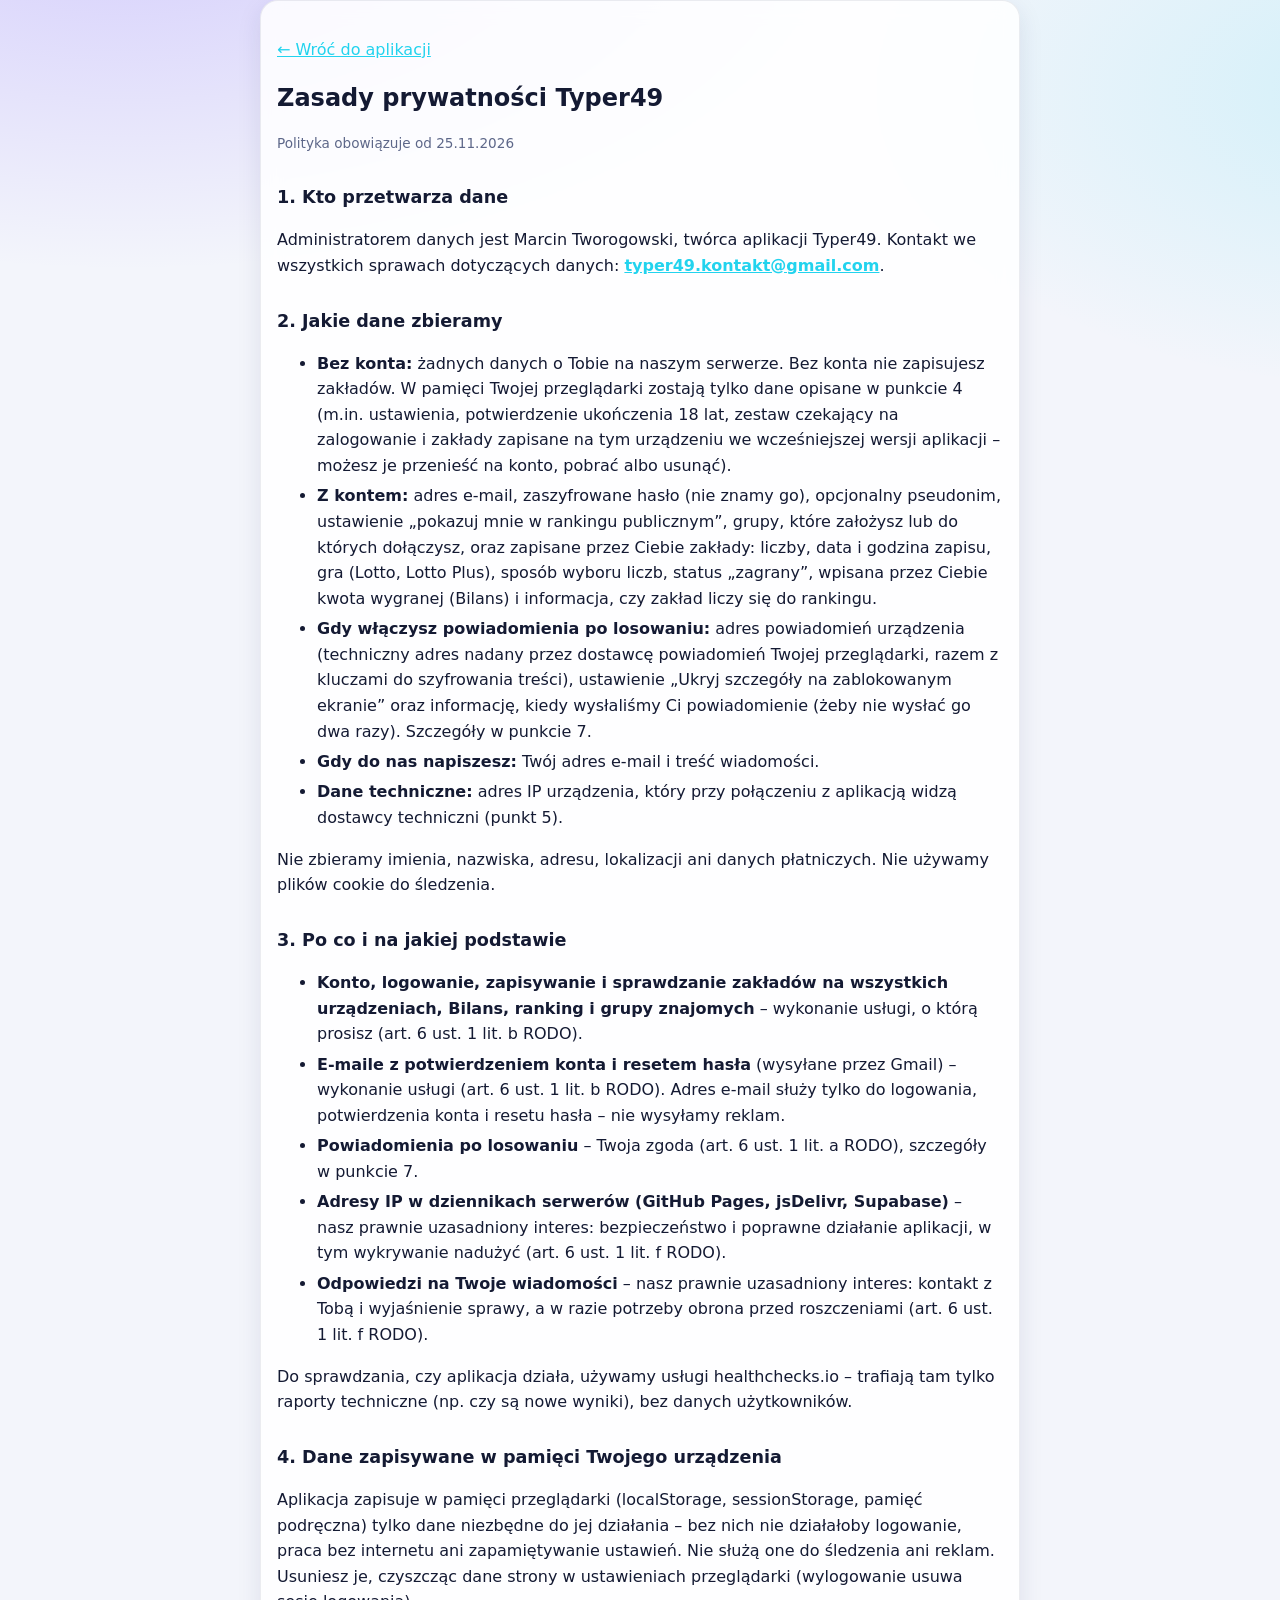
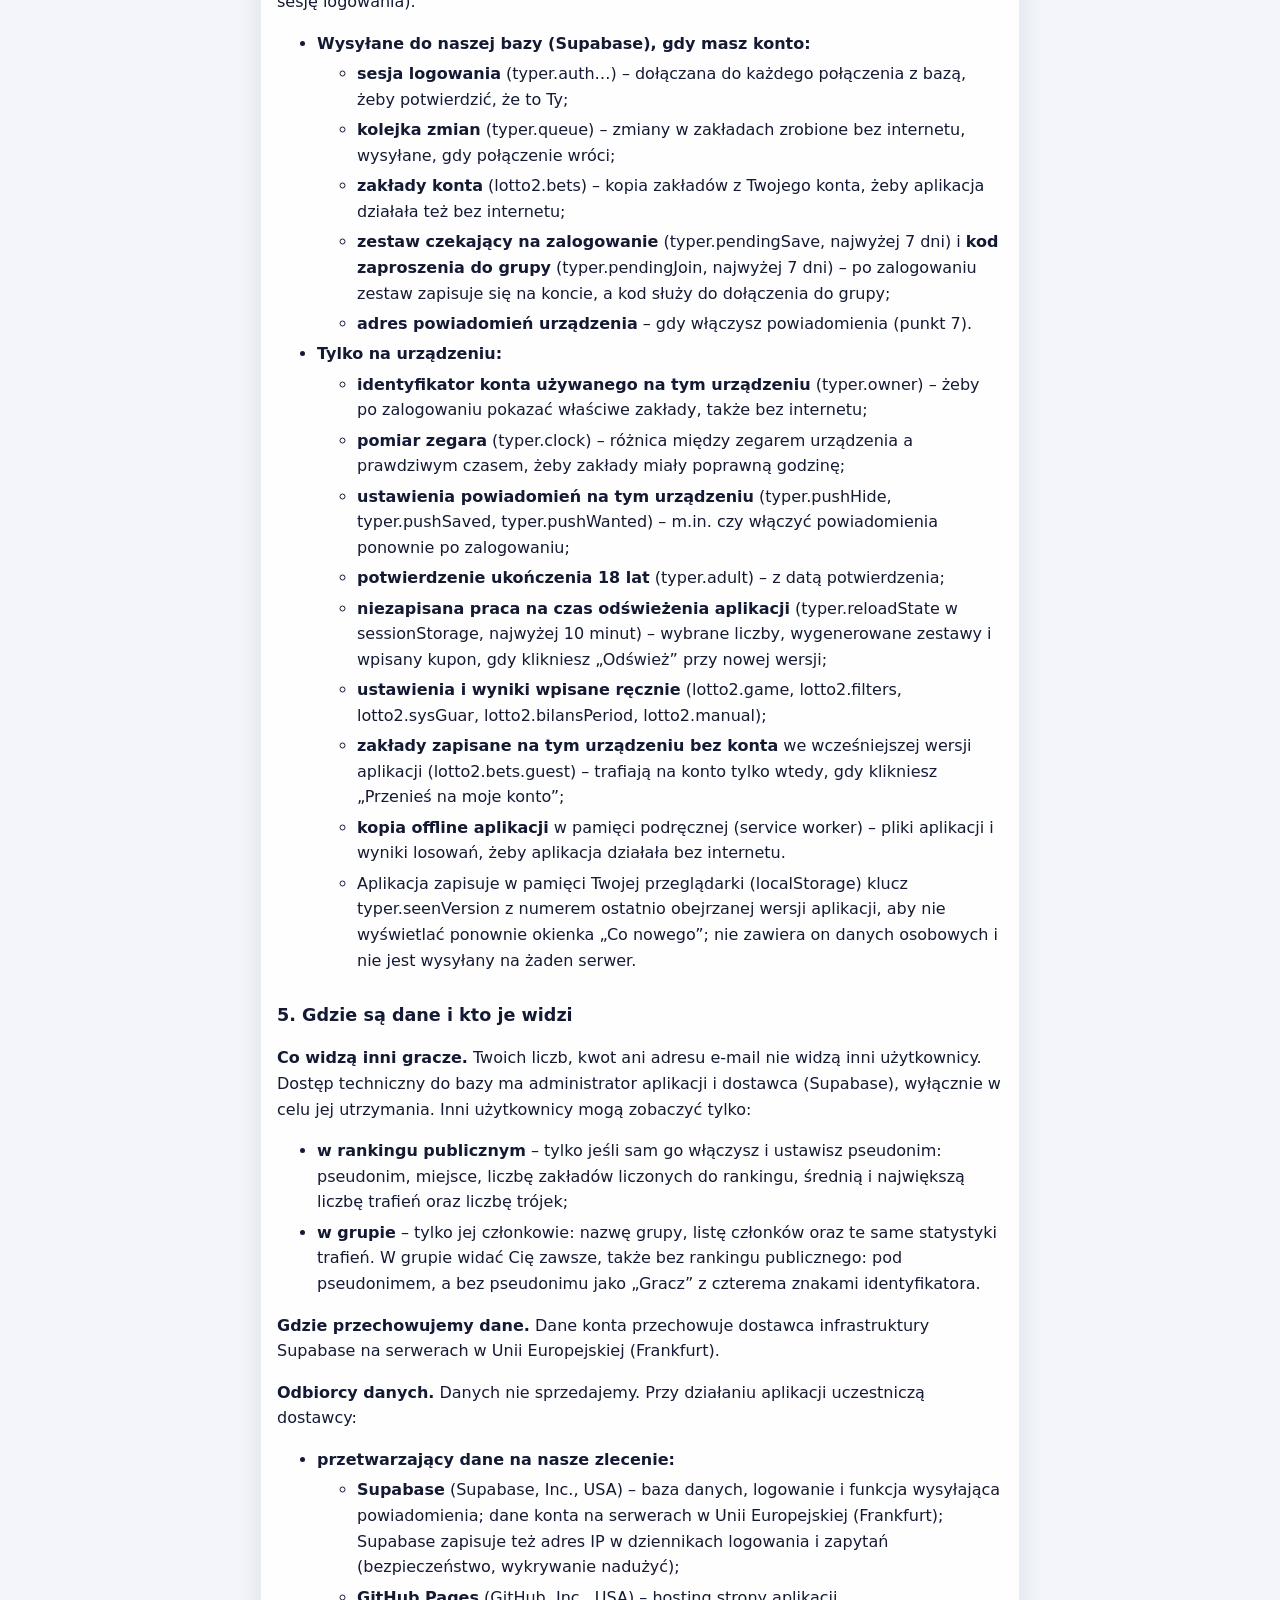
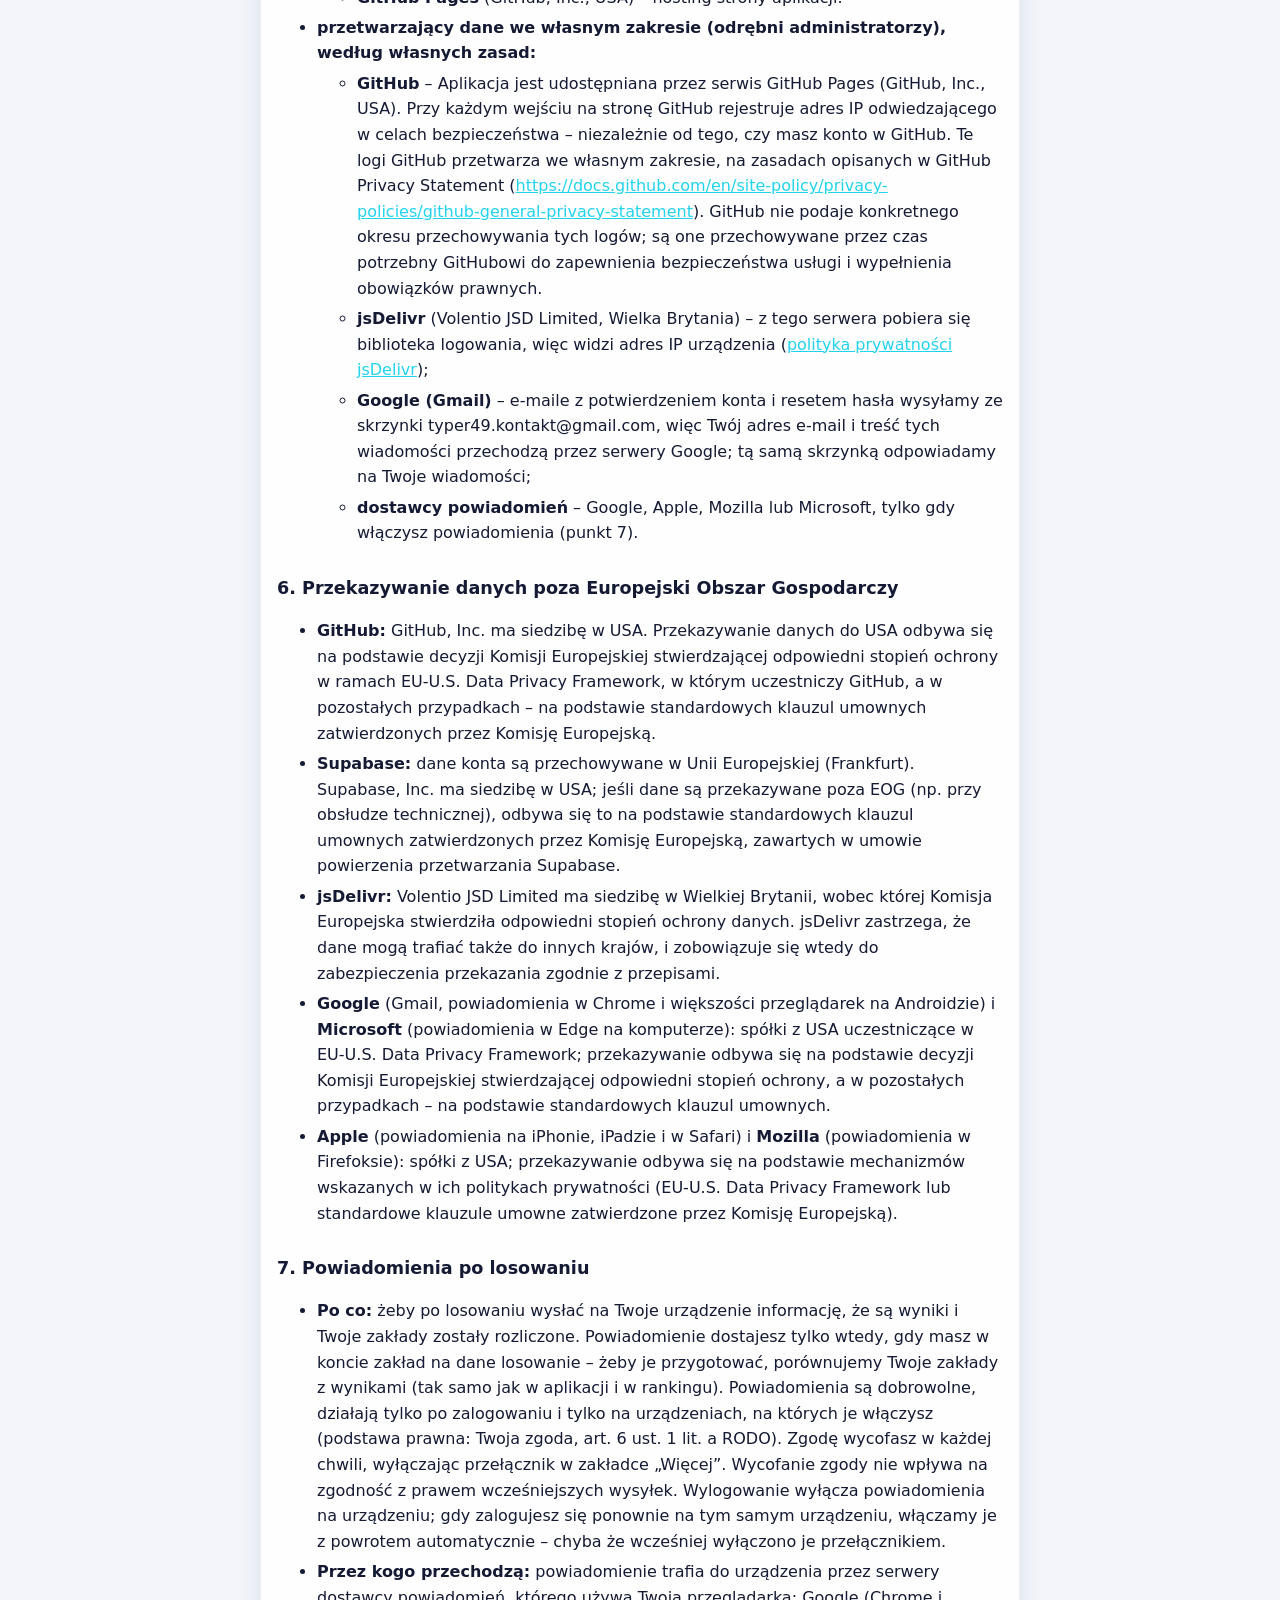
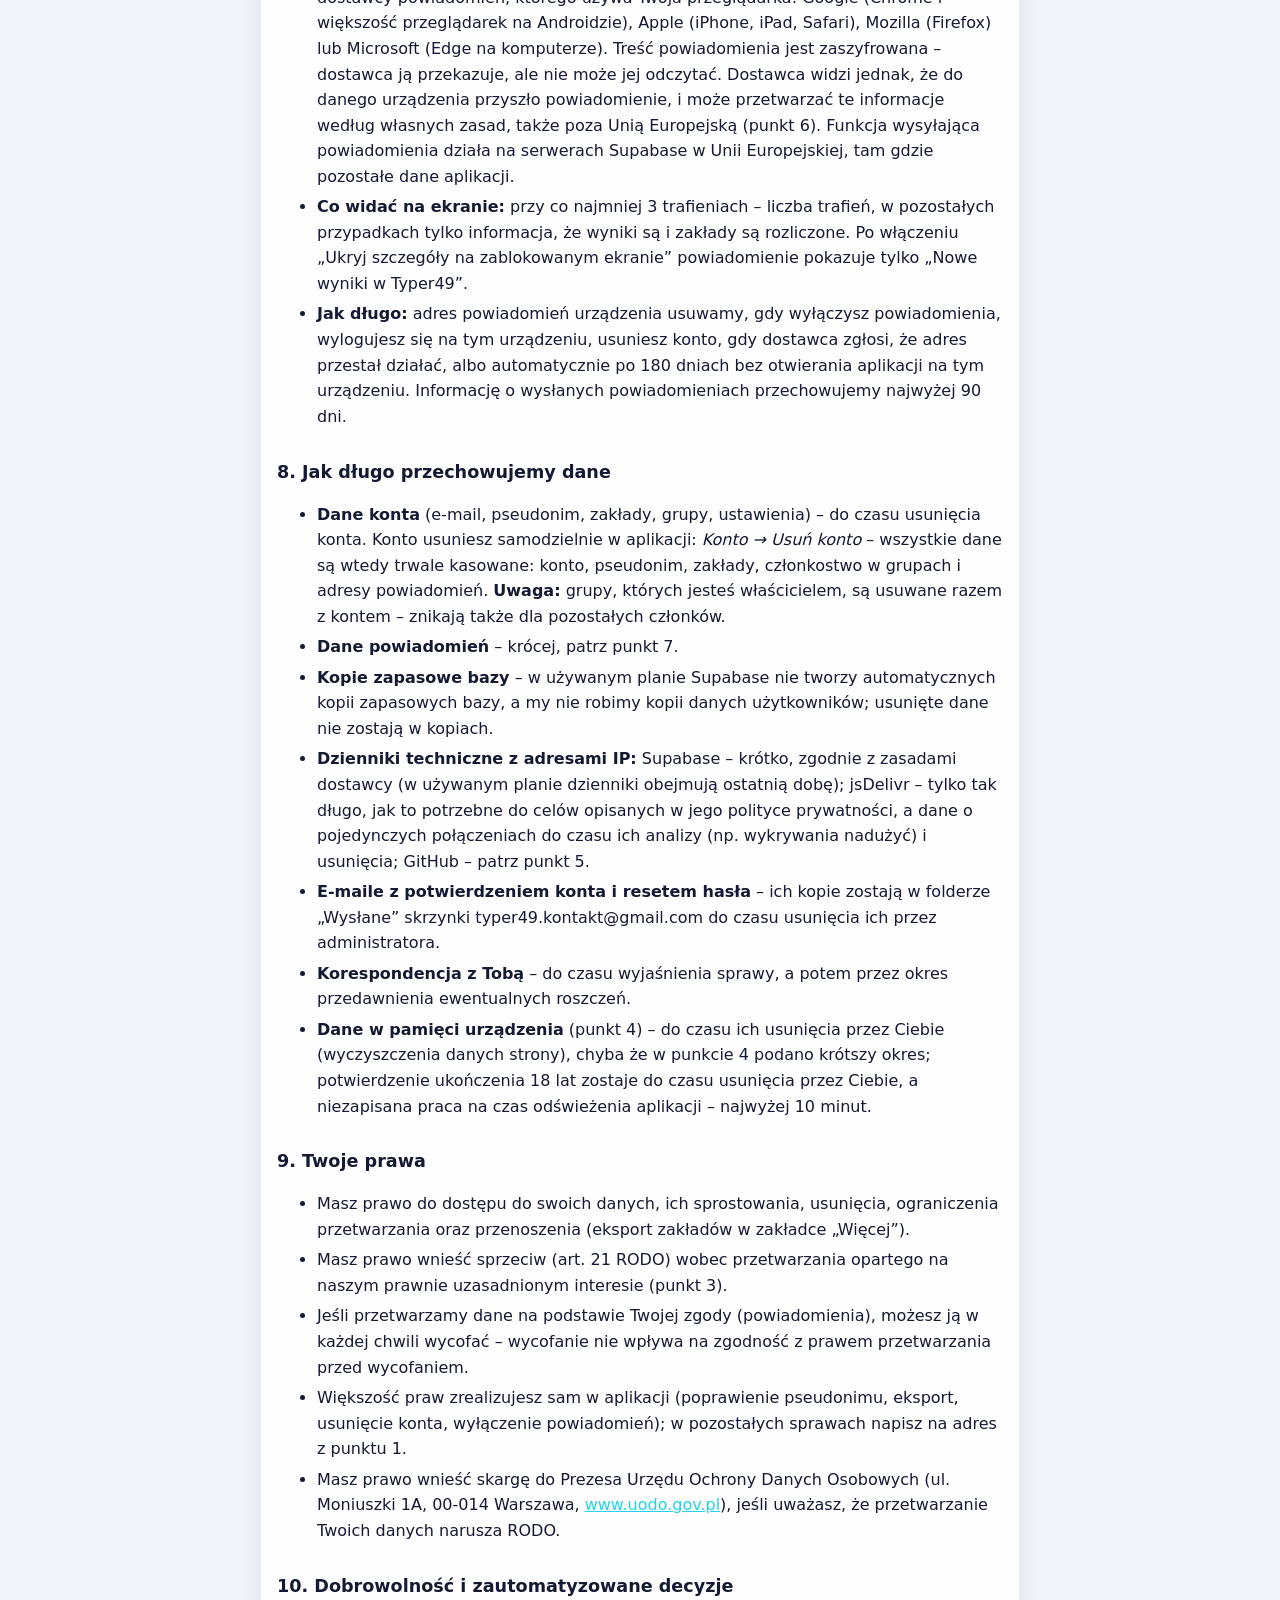
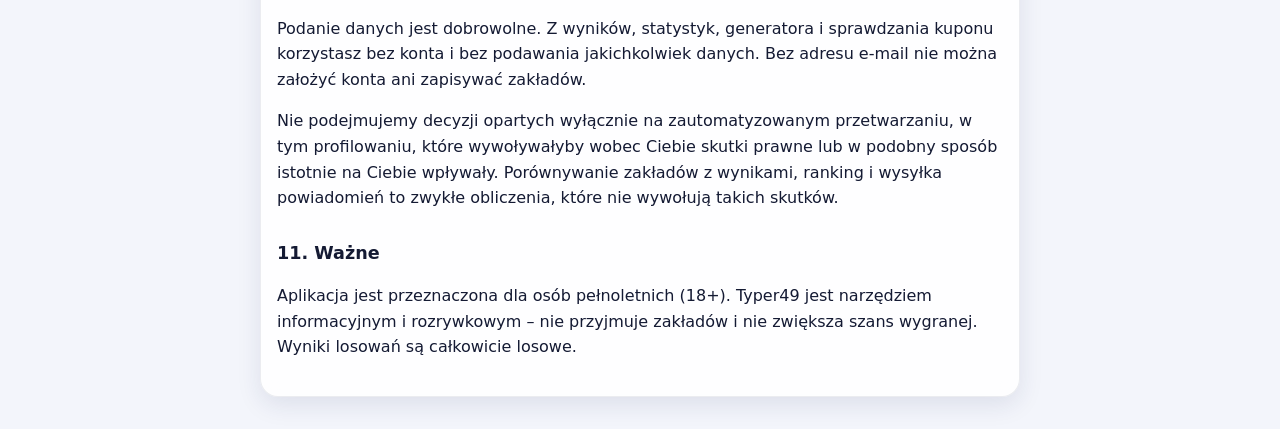
<file: privacy.html>
<!doctype html>
<html lang="pl">
<head>
  <meta charset="utf-8">
  <meta name="viewport" content="width=device-width,initial-scale=1">
  <title>Zasady prywatności – Typer49</title>
  <link rel="stylesheet" href="app.css">
  <style>
    body { padding-bottom: 32px; }
    .doc { max-width: 760px; margin: 0 auto; padding: 20px 16px; line-height: 1.6; }
    .doc h1 { font-size: 1.5rem; } .doc h2 { margin-top: 1.6em; }
    .doc li { margin: .3em 0; }
  </style>
</head>
<body>
  <div class="doc card">
    <p><a href="./">← Wróć do aplikacji</a></p>
    <h1>Zasady prywatności Typer49</h1>
    <p class="muted">Polityka obowiązuje od 25.11.2026</p>

    <h2>1. Kto przetwarza dane</h2>
    <p>Administratorem danych jest Marcin Tworogowski, twórca aplikacji Typer49. Kontakt we wszystkich sprawach dotyczących danych: <a id="contact" href="mailto:typer49.kontakt@gmail.com"><b>typer49.kontakt@gmail.com</b></a>.</p>

    <h2>2. Jakie dane zbieramy</h2>
    <ul>
      <li><b>Bez konta:</b> żadnych danych o Tobie na naszym serwerze. Bez konta nie zapisujesz zakładów. W pamięci Twojej przeglądarki zostają tylko dane opisane w punkcie 4 (m.in. ustawienia, potwierdzenie ukończenia 18 lat, zestaw czekający na zalogowanie i zakłady zapisane na tym urządzeniu we wcześniejszej wersji aplikacji – możesz je przenieść na konto, pobrać albo usunąć).</li>
      <li><b>Z kontem:</b> adres e-mail, zaszyfrowane hasło (nie znamy go), opcjonalny pseudonim, ustawienie „pokazuj mnie w rankingu publicznym”, grupy, które założysz lub do których dołączysz, oraz zapisane przez Ciebie zakłady: liczby, data i godzina zapisu, gra (Lotto, Lotto Plus), sposób wyboru liczb, status „zagrany”, wpisana przez Ciebie kwota wygranej (Bilans) i informacja, czy zakład liczy się do rankingu.</li>
      <li><b>Gdy włączysz powiadomienia po losowaniu:</b> adres powiadomień urządzenia (techniczny adres nadany przez dostawcę powiadomień Twojej przeglądarki, razem z kluczami do szyfrowania treści), ustawienie „Ukryj szczegóły na zablokowanym ekranie” oraz informację, kiedy wysłaliśmy Ci powiadomienie (żeby nie wysłać go dwa razy). Szczegóły w punkcie 7.</li>
      <li><b>Gdy do nas napiszesz:</b> Twój adres e-mail i treść wiadomości.</li>
      <li><b>Dane techniczne:</b> adres IP urządzenia, który przy połączeniu z aplikacją widzą dostawcy techniczni (punkt 5).</li>
    </ul>
    <p>Nie zbieramy imienia, nazwiska, adresu, lokalizacji ani danych płatniczych. Nie używamy plików cookie do śledzenia.</p>

    <h2>3. Po co i na jakiej podstawie</h2>
    <ul>
      <li><b>Konto, logowanie, zapisywanie i sprawdzanie zakładów na wszystkich urządzeniach, Bilans, ranking i grupy znajomych</b> – wykonanie usługi, o którą prosisz (art. 6 ust. 1 lit. b RODO).</li>
      <li><b>E-maile z potwierdzeniem konta i resetem hasła</b> (wysyłane przez Gmail) – wykonanie usługi (art. 6 ust. 1 lit. b RODO). Adres e-mail służy tylko do logowania, potwierdzenia konta i resetu hasła – nie wysyłamy reklam.</li>
      <li><b>Powiadomienia po losowaniu</b> – Twoja zgoda (art. 6 ust. 1 lit. a RODO), szczegóły w punkcie 7.</li>
      <li><b>Adresy IP w dziennikach serwerów (GitHub Pages, jsDelivr, Supabase)</b> – nasz prawnie uzasadniony interes: bezpieczeństwo i poprawne działanie aplikacji, w tym wykrywanie nadużyć (art. 6 ust. 1 lit. f RODO).</li>
      <li><b>Odpowiedzi na Twoje wiadomości</b> – nasz prawnie uzasadniony interes: kontakt z Tobą i wyjaśnienie sprawy, a w razie potrzeby obrona przed roszczeniami (art. 6 ust. 1 lit. f RODO).</li>
    </ul>
    <p>Do sprawdzania, czy aplikacja działa, używamy usługi healthchecks.io – trafiają tam tylko raporty techniczne (np. czy są nowe wyniki), bez danych użytkowników.</p>

    <h2>4. Dane zapisywane w pamięci Twojego urządzenia</h2>
    <p>Aplikacja zapisuje w pamięci przeglądarki (localStorage, sessionStorage, pamięć podręczna) tylko dane niezbędne do jej działania – bez nich nie działałoby logowanie, praca bez internetu ani zapamiętywanie ustawień. Nie służą one do śledzenia ani reklam. Usuniesz je, czyszcząc dane strony w ustawieniach przeglądarki (wylogowanie usuwa sesję logowania).</p>
    <ul>
      <li><b>Wysyłane do naszej bazy (Supabase), gdy masz konto:</b>
        <ul>
          <li><b>sesja logowania</b> (typer.auth…) – dołączana do każdego połączenia z bazą, żeby potwierdzić, że to Ty;</li>
          <li><b>kolejka zmian</b> (typer.queue) – zmiany w zakładach zrobione bez internetu, wysyłane, gdy połączenie wróci;</li>
          <li><b>zakłady konta</b> (lotto2.bets) – kopia zakładów z Twojego konta, żeby aplikacja działała też bez internetu;</li>
          <li><b>zestaw czekający na zalogowanie</b> (typer.pendingSave, najwyżej 7 dni) i <b>kod zaproszenia do grupy</b> (typer.pendingJoin, najwyżej 7 dni) – po zalogowaniu zestaw zapisuje się na koncie, a kod służy do dołączenia do grupy;</li>
          <li><b>adres powiadomień urządzenia</b> – gdy włączysz powiadomienia (punkt 7).</li>
        </ul>
      </li>
      <li><b>Tylko na urządzeniu:</b>
        <ul>
          <li><b>identyfikator konta używanego na tym urządzeniu</b> (typer.owner) – żeby po zalogowaniu pokazać właściwe zakłady, także bez internetu;</li>
          <li><b>pomiar zegara</b> (typer.clock) – różnica między zegarem urządzenia a prawdziwym czasem, żeby zakłady miały poprawną godzinę;</li>
          <li><b>ustawienia powiadomień na tym urządzeniu</b> (typer.pushHide, typer.pushSaved, typer.pushWanted) – m.in. czy włączyć powiadomienia ponownie po zalogowaniu;</li>
          <li><b>potwierdzenie ukończenia 18 lat</b> (typer.adult) – z datą potwierdzenia;</li>
          <li><b>niezapisana praca na czas odświeżenia aplikacji</b> (typer.reloadState w sessionStorage, najwyżej 10 minut) – wybrane liczby, wygenerowane zestawy i wpisany kupon, gdy klikniesz „Odśwież” przy nowej wersji;</li>
          <li><b>ustawienia i wyniki wpisane ręcznie</b> (lotto2.game, lotto2.filters, lotto2.sysGuar, lotto2.bilansPeriod, lotto2.manual);</li>
          <li><b>zakłady zapisane na tym urządzeniu bez konta</b> we wcześniejszej wersji aplikacji (lotto2.bets.guest) – trafiają na konto tylko wtedy, gdy klikniesz „Przenieś na moje konto”;</li>
          <li><b>kopia offline aplikacji</b> w pamięci podręcznej (service worker) – pliki aplikacji i wyniki losowań, żeby aplikacja działała bez internetu.</li>
          <li>Aplikacja zapisuje w pamięci Twojej przeglądarki (localStorage) klucz typer.seenVersion z numerem ostatnio obejrzanej wersji aplikacji, aby nie wyświetlać ponownie okienka „Co nowego”; nie zawiera on danych osobowych i nie jest wysyłany na żaden serwer.</li>
        </ul>
      </li>
    </ul>

    <h2>5. Gdzie są dane i kto je widzi</h2>
    <p><b>Co widzą inni gracze.</b> Twoich liczb, kwot ani adresu e-mail nie widzą inni użytkownicy. Dostęp techniczny do bazy ma administrator aplikacji i dostawca (Supabase), wyłącznie w celu jej utrzymania. Inni użytkownicy mogą zobaczyć tylko:</p>
    <ul>
      <li><b>w rankingu publicznym</b> – tylko jeśli sam go włączysz i ustawisz pseudonim: pseudonim, miejsce, liczbę zakładów liczonych do rankingu, średnią i największą liczbę trafień oraz liczbę trójek;</li>
      <li><b>w grupie</b> – tylko jej członkowie: nazwę grupy, listę członków oraz te same statystyki trafień. W grupie widać Cię zawsze, także bez rankingu publicznego: pod pseudonimem, a bez pseudonimu jako „Gracz” z czterema znakami identyfikatora.</li>
    </ul>
    <p><b>Gdzie przechowujemy dane.</b> Dane konta przechowuje dostawca infrastruktury Supabase na serwerach w Unii Europejskiej (Frankfurt).</p>
    <p><b>Odbiorcy danych.</b> Danych nie sprzedajemy. Przy działaniu aplikacji uczestniczą dostawcy:</p>
    <ul>
      <li><b>przetwarzający dane na nasze zlecenie:</b>
        <ul>
          <li><b>Supabase</b> (Supabase, Inc., USA) – baza danych, logowanie i funkcja wysyłająca powiadomienia; dane konta na serwerach w Unii Europejskiej (Frankfurt); Supabase zapisuje też adres IP w dziennikach logowania i zapytań (bezpieczeństwo, wykrywanie nadużyć);</li>
          <li><b>GitHub Pages</b> (GitHub, Inc., USA) – hosting strony aplikacji.</li>
        </ul>
      </li>
      <li><b>przetwarzający dane we własnym zakresie (odrębni administratorzy), według własnych zasad:</b>
        <ul>
          <li><b>GitHub</b> – Aplikacja jest udostępniana przez serwis GitHub Pages (GitHub, Inc., USA). Przy każdym wejściu na stronę GitHub rejestruje adres IP odwiedzającego w celach bezpieczeństwa – niezależnie od tego, czy masz konto w GitHub. Te logi GitHub przetwarza we własnym zakresie, na zasadach opisanych w GitHub Privacy Statement (<a href="https://docs.github.com/en/site-policy/privacy-policies/github-general-privacy-statement" target="_blank" rel="noopener">https://docs.github.com/en/site-policy/privacy-policies/github-general-privacy-statement</a>). GitHub nie podaje konkretnego okresu przechowywania tych logów; są one przechowywane przez czas potrzebny GitHubowi do zapewnienia bezpieczeństwa usługi i wypełnienia obowiązków prawnych.</li>
          <li><b>jsDelivr</b> (Volentio JSD Limited, Wielka Brytania) – z tego serwera pobiera się biblioteka logowania, więc widzi adres IP urządzenia (<a href="https://www.jsdelivr.com/terms/privacy-policy" target="_blank" rel="noopener">polityka prywatności jsDelivr</a>);</li>
          <li><b>Google (Gmail)</b> – e-maile z potwierdzeniem konta i resetem hasła wysyłamy ze skrzynki typer49.kontakt@gmail.com, więc Twój adres e-mail i treść tych wiadomości przechodzą przez serwery Google; tą samą skrzynką odpowiadamy na Twoje wiadomości;</li>
          <li><b>dostawcy powiadomień</b> – Google, Apple, Mozilla lub Microsoft, tylko gdy włączysz powiadomienia (punkt 7).</li>
        </ul>
      </li>
    </ul>

    <h2>6. Przekazywanie danych poza Europejski Obszar Gospodarczy</h2>
    <ul>
      <li><b>GitHub:</b> GitHub, Inc. ma siedzibę w USA. Przekazywanie danych do USA odbywa się na podstawie decyzji Komisji Europejskiej stwierdzającej odpowiedni stopień ochrony w ramach EU-U.S. Data Privacy Framework, w którym uczestniczy GitHub, a w pozostałych przypadkach – na podstawie standardowych klauzul umownych zatwierdzonych przez Komisję Europejską.</li>
      <li><b>Supabase:</b> dane konta są przechowywane w Unii Europejskiej (Frankfurt). Supabase, Inc. ma siedzibę w USA; jeśli dane są przekazywane poza EOG (np. przy obsłudze technicznej), odbywa się to na podstawie standardowych klauzul umownych zatwierdzonych przez Komisję Europejską, zawartych w umowie powierzenia przetwarzania Supabase.</li>
      <li><b>jsDelivr:</b> Volentio JSD Limited ma siedzibę w Wielkiej Brytanii, wobec której Komisja Europejska stwierdziła odpowiedni stopień ochrony danych. jsDelivr zastrzega, że dane mogą trafiać także do innych krajów, i zobowiązuje się wtedy do zabezpieczenia przekazania zgodnie z przepisami.</li>
      <li><b>Google</b> (Gmail, powiadomienia w Chrome i większości przeglądarek na Androidzie) i <b>Microsoft</b> (powiadomienia w Edge na komputerze): spółki z USA uczestniczące w EU-U.S. Data Privacy Framework; przekazywanie odbywa się na podstawie decyzji Komisji Europejskiej stwierdzającej odpowiedni stopień ochrony, a w pozostałych przypadkach – na podstawie standardowych klauzul umownych.</li>
      <li><b>Apple</b> (powiadomienia na iPhonie, iPadzie i w Safari) i <b>Mozilla</b> (powiadomienia w Firefoksie): spółki z USA; przekazywanie odbywa się na podstawie mechanizmów wskazanych w ich politykach prywatności (EU-U.S. Data Privacy Framework lub standardowe klauzule umowne zatwierdzone przez Komisję Europejską).</li>
    </ul>

    <h2>7. Powiadomienia po losowaniu</h2>
    <ul>
      <li><b>Po co:</b> żeby po losowaniu wysłać na Twoje urządzenie informację, że są wyniki i Twoje zakłady zostały rozliczone. Powiadomienie dostajesz tylko wtedy, gdy masz w koncie zakład na dane losowanie – żeby je przygotować, porównujemy Twoje zakłady z wynikami (tak samo jak w aplikacji i w rankingu). Powiadomienia są dobrowolne, działają tylko po zalogowaniu i tylko na urządzeniach, na których je włączysz (podstawa prawna: Twoja zgoda, art. 6 ust. 1 lit. a RODO). Zgodę wycofasz w każdej chwili, wyłączając przełącznik w zakładce „Więcej”. Wycofanie zgody nie wpływa na zgodność z prawem wcześniejszych wysyłek. Wylogowanie wyłącza powiadomienia na urządzeniu; gdy zalogujesz się ponownie na tym samym urządzeniu, włączamy je z powrotem automatycznie – chyba że wcześniej wyłączono je przełącznikiem.</li>
      <li><b>Przez kogo przechodzą:</b> powiadomienie trafia do urządzenia przez serwery dostawcy powiadomień, którego używa Twoja przeglądarka: Google (Chrome i większość przeglądarek na Androidzie), Apple (iPhone, iPad, Safari), Mozilla (Firefox) lub Microsoft (Edge na komputerze). Treść powiadomienia jest zaszyfrowana – dostawca ją przekazuje, ale nie może jej odczytać. Dostawca widzi jednak, że do danego urządzenia przyszło powiadomienie, i może przetwarzać te informacje według własnych zasad, także poza Unią Europejską (punkt 6). Funkcja wysyłająca powiadomienia działa na serwerach Supabase w Unii Europejskiej, tam gdzie pozostałe dane aplikacji.</li>
      <li><b>Co widać na ekranie:</b> przy co najmniej 3 trafieniach – liczba trafień, w pozostałych przypadkach tylko informacja, że wyniki są i zakłady są rozliczone. Po włączeniu „Ukryj szczegóły na zablokowanym ekranie” powiadomienie pokazuje tylko „Nowe wyniki w Typer49”.</li>
      <li><b>Jak długo:</b> adres powiadomień urządzenia usuwamy, gdy wyłączysz powiadomienia, wylogujesz się na tym urządzeniu, usuniesz konto, gdy dostawca zgłosi, że adres przestał działać, albo automatycznie po 180 dniach bez otwierania aplikacji na tym urządzeniu. Informację o wysłanych powiadomieniach przechowujemy najwyżej 90 dni.</li>
    </ul>

    <h2>8. Jak długo przechowujemy dane</h2>
    <ul>
      <li><b>Dane konta</b> (e-mail, pseudonim, zakłady, grupy, ustawienia) – do czasu usunięcia konta. Konto usuniesz samodzielnie w aplikacji: <i>Konto → Usuń konto</i> – wszystkie dane są wtedy trwale kasowane: konto, pseudonim, zakłady, członkostwo w grupach i adresy powiadomień. <b>Uwaga:</b> grupy, których jesteś właścicielem, są usuwane razem z kontem – znikają także dla pozostałych członków.</li>
      <li><b>Dane powiadomień</b> – krócej, patrz punkt 7.</li>
      <li><b>Kopie zapasowe bazy</b> – w używanym planie Supabase nie tworzy automatycznych kopii zapasowych bazy, a my nie robimy kopii danych użytkowników; usunięte dane nie zostają w kopiach.</li>
      <li><b>Dzienniki techniczne z adresami IP:</b> Supabase – krótko, zgodnie z zasadami dostawcy (w używanym planie dzienniki obejmują ostatnią dobę); jsDelivr – tylko tak długo, jak to potrzebne do celów opisanych w jego polityce prywatności, a dane o pojedynczych połączeniach do czasu ich analizy (np. wykrywania nadużyć) i usunięcia; GitHub – patrz punkt 5.</li>
      <li><b>E-maile z potwierdzeniem konta i resetem hasła</b> – ich kopie zostają w folderze „Wysłane” skrzynki typer49.kontakt@gmail.com do czasu usunięcia ich przez administratora.</li>
      <li><b>Korespondencja z Tobą</b> – do czasu wyjaśnienia sprawy, a potem przez okres przedawnienia ewentualnych roszczeń.</li>
      <li><b>Dane w pamięci urządzenia</b> (punkt 4) – do czasu ich usunięcia przez Ciebie (wyczyszczenia danych strony), chyba że w punkcie 4 podano krótszy okres; potwierdzenie ukończenia 18 lat zostaje do czasu usunięcia przez Ciebie, a niezapisana praca na czas odświeżenia aplikacji – najwyżej 10 minut.</li>
    </ul>

    <h2>9. Twoje prawa</h2>
    <ul>
      <li>Masz prawo do dostępu do swoich danych, ich sprostowania, usunięcia, ograniczenia przetwarzania oraz przenoszenia (eksport zakładów w zakładce „Więcej”).</li>
      <li>Masz prawo wnieść sprzeciw (art. 21 RODO) wobec przetwarzania opartego na naszym prawnie uzasadnionym interesie (punkt 3).</li>
      <li>Jeśli przetwarzamy dane na podstawie Twojej zgody (powiadomienia), możesz ją w każdej chwili wycofać – wycofanie nie wpływa na zgodność z prawem przetwarzania przed wycofaniem.</li>
      <li>Większość praw zrealizujesz sam w aplikacji (poprawienie pseudonimu, eksport, usunięcie konta, wyłączenie powiadomień); w pozostałych sprawach napisz na adres z punktu 1.</li>
      <li>Masz prawo wnieść skargę do Prezesa Urzędu Ochrony Danych Osobowych (ul. Moniuszki 1A, 00-014 Warszawa, <a href="https://www.uodo.gov.pl" target="_blank" rel="noopener">www.uodo.gov.pl</a>), jeśli uważasz, że przetwarzanie Twoich danych narusza RODO.</li>
    </ul>

    <h2>10. Dobrowolność i zautomatyzowane decyzje</h2>
    <p>Podanie danych jest dobrowolne. Z wyników, statystyk, generatora i sprawdzania kuponu korzystasz bez konta i bez podawania jakichkolwiek danych. Bez adresu e-mail nie można założyć konta ani zapisywać zakładów.</p>
    <p>Nie podejmujemy decyzji opartych wyłącznie na zautomatyzowanym przetwarzaniu, w tym profilowaniu, które wywoływałyby wobec Ciebie skutki prawne lub w podobny sposób istotnie na Ciebie wpływały. Porównywanie zakładów z wynikami, ranking i wysyłka powiadomień to zwykłe obliczenia, które nie wywołują takich skutków.</p>

    <h2>11. Ważne</h2>
    <p>Aplikacja jest przeznaczona dla osób pełnoletnich (18+). Typer49 jest narzędziem informacyjnym i rozrywkowym – nie przyjmuje zakładów i nie zwiększa szans wygranej. Wyniki losowań są całkowicie losowe.</p>
  </div>
</body>
</html>
</file>
<file: app.css>
:root {
  --bg: #0b1020;
  --bg2: #111832;
  --card: rgba(255,255,255,.055);
  --card-b: rgba(255,255,255,.09);
  --text: #eef1fb;
  --muted: #98a2c3;
  --accent: #7c5cff;
  --accent2: #22d3ee;
  --ok: #22c55e;
  --warn: #f59e0b;
  --bad: #ef4444;
  --chip: rgba(255,255,255,.07);
  --shadow: 0 10px 30px rgba(0,0,0,.35);
  --r: 18px;
  --nav-h: 64px;
  color-scheme: dark;
}
@media (prefers-color-scheme: light) {
  :root {
    --bg: #f3f5fb; --bg2: #e7ebf7; --card: rgba(255,255,255,.85); --card-b: rgba(20,30,70,.08);
    --text: #141a33; --muted: #5d6789; --chip: rgba(20,30,70,.06); --shadow: 0 8px 24px rgba(30,40,90,.10);
    color-scheme: light;
  }
}

* { box-sizing: border-box; }
[hidden] { display: none !important; }

/* ---------- ekran 18+ przy pierwszym uruchomieniu (zgodność prawna, runda 3) ---------- */
.age-gate {
  position: fixed; inset: 0; z-index: 100; overflow-y: auto;
  display: flex; align-items: center; justify-content: center;
  padding: calc(16px + env(safe-area-inset-top)) 16px calc(16px + env(safe-area-inset-bottom));
  background: radial-gradient(900px 500px at 10% -10%, rgba(124,92,255,.25), transparent 60%), var(--bg);
}
html.adult-ok .age-gate { display: none; }
/* blokada przewijania tylko w aplikacji (body.app w index.html); osobne strony, np. privacy.html, przewijają się zawsze */
html:not(.adult-ok) body.app { overflow: hidden; }
.age-box {
  width: 100%; max-width: 420px; text-align: center; display: flex; flex-direction: column; gap: 12px; align-items: stretch;
  padding: 24px 20px; border-radius: var(--r); background: var(--card); border: 1px solid var(--card-b); box-shadow: var(--shadow);
  color: var(--text);
}
.age-box .brand-ball { align-self: center; margin-bottom: 4px; }
.age-box h1 { font-size: 1.2rem; margin: 0; }
.age-box p { margin: 0 0 6px; line-height: 1.5; color: var(--text); }
.age-box .hint { color: var(--muted); margin: 0; }
html, body { margin: 0; }
body {
  font-family: system-ui, -apple-system, "Segoe UI", Roboto, "Helvetica Neue", Arial, sans-serif;
  background:
    radial-gradient(1200px 600px at 10% -10%, rgba(124,92,255,.25), transparent 60%),
    radial-gradient(900px 500px at 110% 10%, rgba(34,211,238,.16), transparent 60%),
    var(--bg);
  background-attachment: fixed;
  color: var(--text);
  min-height: 100vh;
  padding-bottom: calc(var(--nav-h) + env(safe-area-inset-bottom) + 16px);
  -webkit-tap-highlight-color: transparent;
}
button, input, select { font: inherit; color: inherit; }
button { cursor: pointer; }
h2 { font-size: 1.1rem; margin: 0 0 .6rem; }
h3 { font-size: .95rem; margin: 0 0 .7rem; color: var(--muted); font-weight: 600; }
code { background: var(--chip); padding: 1px 5px; border-radius: 6px; }
.muted { color: var(--muted); font-size: .85rem; }
.hint { color: var(--muted); font-size: .88rem; line-height: 1.45; margin: .4rem 0 .8rem; }

/* ---------- top bar ---------- */
.topbar {
  position: sticky; top: 0; z-index: 20;
  display: flex; align-items: center; justify-content: space-between; gap: 10px;
  padding: calc(10px + env(safe-area-inset-top)) 16px 10px;
  background: color-mix(in srgb, var(--bg) 78%, transparent);
  backdrop-filter: blur(14px); -webkit-backdrop-filter: blur(14px);
  border-bottom: 1px solid var(--card-b);
}
.brand { display: flex; align-items: center; gap: 10px; min-width: 0; }
.brand-ball {
  width: 38px; height: 38px; border-radius: 50%; flex: none;
  display: grid; place-items: center; font-weight: 800; font-size: .9rem; color: #fff;
  background: radial-gradient(circle at 30% 28%, #fff8 0 8%, transparent 30%), linear-gradient(135deg, var(--accent), var(--accent2));
  box-shadow: 0 4px 14px rgba(124,92,255,.5);
}
.brand-name { font-weight: 750; letter-spacing: .2px; white-space: nowrap; }
.brand > div { min-width: 0; }   /* pozwala skracać datę „…” zamiast nachodzić na przyciski */
.brand-sub { font-size: .75rem; color: var(--muted); white-space: nowrap; overflow: hidden; text-overflow: ellipsis; max-width: 46vw; }
.topbar-actions { display: flex; align-items: center; gap: 8px; flex: none; }
/* Wąskie telefony (iPhone 320–430 px): data „Wyniki do …” w osobnej linii pod paskiem */
@media (max-width: 480px) {
  .topbar { flex-wrap: wrap; row-gap: 2px; padding-bottom: 6px; }
  .brand, .brand > div { display: contents; }
  .brand-ball { margin-right: -2px; }
  .brand-name { margin-right: auto; }
  .brand-sub { order: 10; flex: 1 0 100%; max-width: none; padding-left: 1px; }
}
.icon-btn {
  width: 40px; height: 40px; border-radius: 12px; border: 1px solid var(--card-b);
  background: var(--card); display: grid; place-items: center;
}
.icon-btn.spin svg { animation: spin .8s linear infinite; }
@keyframes spin { to { transform: rotate(360deg); } }

.seg { display: inline-flex; background: var(--chip); border-radius: 12px; padding: 3px; border: 1px solid var(--card-b); }
.seg-btn { border: 0; background: transparent; padding: 7px 12px; border-radius: 9px; font-weight: 600; font-size: .88rem; color: var(--muted); }
.seg-btn.active { background: linear-gradient(135deg, var(--accent), #5b8cff); color: #fff; box-shadow: 0 3px 10px rgba(124,92,255,.4); }
.seg.small { margin: 4px 0 12px; }
.seg.small .seg-btn { padding: 6px 12px; font-size: .82rem; }
@media (max-width: 400px) { .brand-name { font-size: .92rem; } .topbar .seg-btn { padding: 7px 10px; } }
@media (max-width: 340px) {   /* najmniejsze telefony (np. iPhone SE 1. gen.) – pasek w jednej linii */
  .topbar { gap: 6px; padding-left: 12px; padding-right: 12px; }
  .topbar-actions { gap: 5px; }
  .brand-ball { width: 32px; height: 32px; font-size: .8rem; }
  .topbar .icon-btn { width: 36px; height: 36px; }
  .topbar .seg-btn { padding: 6px 8px; }
}

/* ---------- nav ---------- */
.tabs {
  position: fixed; left: 0; right: 0; bottom: 0; z-index: 30;
  display: grid; grid-template-columns: repeat(6, 1fr);
  height: calc(var(--nav-h) + env(safe-area-inset-bottom));
  padding-bottom: env(safe-area-inset-bottom);
  background: color-mix(in srgb, var(--bg2) 88%, transparent);
  backdrop-filter: blur(16px); -webkit-backdrop-filter: blur(16px);
  border-top: 1px solid var(--card-b);
}
.tab { position: relative; border: 0; background: none; display: flex; flex-direction: column; align-items: center; justify-content: center; gap: 3px; color: var(--muted); font-size: .7rem; font-weight: 600; }
.tab svg { width: 24px; height: 24px; fill: currentColor; transition: transform .2s; }
.tab.active { color: var(--text); }
.tab.active svg { fill: var(--accent); transform: translateY(-2px); }
.badge { position: absolute; top: 7px; left: 54%; min-width: 18px; height: 18px; padding: 0 5px; border-radius: 9px; background: var(--accent); color: #fff; font-size: .68rem; display: grid; place-items: center; }

@media (min-width: 900px) {
  body { padding-bottom: 24px; }
  .tabs {
    position: sticky; top: 61px; bottom: auto; height: auto; padding: 8px; max-width: 1100px; margin: 12px auto 0;
    border: 1px solid var(--card-b); border-radius: 16px; background: var(--card);
  }
  .tab { flex-direction: row; gap: 8px; font-size: .9rem; padding: 8px; border-radius: 10px; }
  .tab.active { background: var(--chip); }
  .tab svg { width: 20px; height: 20px; }
  .tab.active svg { transform: none; }
  .badge { position: static; }
}

/* ---------- layout ---------- */
main { max-width: 1100px; margin: 0 auto; padding: 14px 16px; }
.view { display: none; animation: fade .25s ease; }
.view.active { display: block; }
@keyframes fade { from { opacity: 0; transform: translateY(6px); } to { opacity: 1; transform: none; } }
.card {
  background: var(--card); border: 1px solid var(--card-b); border-radius: var(--r);
  padding: 16px; margin-bottom: 14px; box-shadow: var(--shadow);
  backdrop-filter: blur(10px); -webkit-backdrop-filter: blur(10px);
}
.card-head { display: flex; align-items: baseline; justify-content: space-between; gap: 8px; margin-bottom: 8px; }
.card-head h2 { margin: 0; }
.grid2, .grid3 { display: grid; gap: 14px; grid-template-columns: 1fr; }
.grid2 > .card, .grid3 > .card { margin-bottom: 0; }
.grid2, .grid3 { margin-bottom: 14px; }
@media (min-width: 640px) { .grid2 { grid-template-columns: 1fr 1fr; } }
@media (min-width: 900px) { .grid3 { grid-template-columns: 1fr 1fr 1fr; } }
.row-between { display: flex; align-items: center; justify-content: space-between; gap: 10px; margin: 10px 0; }
.row-gap { display: flex; flex-wrap: wrap; gap: 8px; margin: 8px 0; }
.row-gap .input { flex: 1 1 160px; }

/* ---------- hero ---------- */
.hero {
  text-align: center; padding: 22px 16px;
  background: linear-gradient(135deg, rgba(124,92,255,.35), rgba(34,211,238,.18)), var(--card);
}
.hero-label { font-size: .8rem; text-transform: uppercase; letter-spacing: 1.5px; color: var(--muted); }
.countdown { font-size: clamp(2rem, 9vw, 3.2rem); font-weight: 800; font-variant-numeric: tabular-nums; margin: 6px 0; letter-spacing: 1px; }
.countdown small { font-size: .45em; color: var(--muted); font-weight: 600; margin: 0 4px 0 2px; }
.hero-date { color: var(--muted); }

.alert { border-radius: 14px; padding: 12px 14px; margin-bottom: 14px; font-size: .9rem; background: rgba(245,158,11,.14); border: 1px solid rgba(245,158,11,.35); }
.alert.ok { background: rgba(34,197,94,.12); border-color: rgba(34,197,94,.35); }

.result-card .meta { display: flex; justify-content: space-between; color: var(--muted); font-size: .85rem; margin-bottom: 12px; }
.result-card .title { font-weight: 700; font-size: 1rem; color: var(--text); }
.result-card.plus .title { color: #fbbf24; }

/* ---------- balls ---------- */
.balls { display: flex; flex-wrap: wrap; gap: 8px; }
.ball {
  --c1: #f59e0b; --c2: #b45309;
  width: 44px; height: 44px; border-radius: 50%; flex: none;
  display: grid; place-items: center; font-weight: 800; font-size: 1.05rem; color: #fff;
  text-shadow: 0 1px 2px rgba(0,0,0,.35);
  background: radial-gradient(circle at 32% 28%, rgba(255,255,255,.75) 0 7%, rgba(255,255,255,0) 32%), radial-gradient(circle at 50% 60%, var(--c1), var(--c2));
  box-shadow: inset 0 -4px 8px rgba(0,0,0,.25), 0 4px 10px rgba(0,0,0,.25);
}
.ball.d0 { --c1: #fbbf24; --c2: #c2410c; }
.ball.d1 { --c1: #38bdf8; --c2: #1d4ed8; }
.ball.d2 { --c1: #fb7185; --c2: #be123c; }
.ball.d3 { --c1: #4ade80; --c2: #15803d; }
.ball.d4 { --c1: #c084fc; --c2: #6d28d9; }
.balls.sm .ball { width: 34px; height: 34px; font-size: .85rem; }
.balls.xs { gap: 5px; }
.balls.xs .ball { width: 28px; height: 28px; font-size: .74rem; }
.ball.dim { filter: grayscale(.85) brightness(.75); opacity: .55; }
.ball.hit { outline: 3px solid var(--ok); outline-offset: 2px; }
.ball.pop { animation: pop .45s cubic-bezier(.2,1.6,.4,1) both; }
@keyframes pop { from { transform: scale(0) rotate(-180deg); opacity: 0; } to { transform: none; opacity: 1; } }

.draw-list { display: flex; flex-direction: column; }
.draw-row { display: flex; align-items: center; justify-content: space-between; gap: 10px; padding: 10px 0; border-top: 1px solid var(--card-b); }
.draw-row:first-child { border-top: 0; }
.draw-row .when { font-size: .82rem; color: var(--muted); min-width: 78px; }
.draw-row .when b { display: block; color: var(--text); font-size: .9rem; }

/* ---------- chips / buttons ---------- */
.chips { display: flex; gap: 8px; overflow-x: auto; padding-bottom: 4px; scrollbar-width: none; }
.chips::-webkit-scrollbar { display: none; }
.chip { flex: none; border: 1px solid var(--card-b); background: var(--chip); padding: 8px 14px; border-radius: 999px; font-size: .88rem; font-weight: 600; }
.chip.active { background: linear-gradient(135deg, var(--accent), #5b8cff); border-color: transparent; color: #fff; }
.pill { background: var(--chip); border: 1px solid var(--card-b); border-radius: 999px; padding: 3px 10px; font-size: .78rem; font-weight: 600; }
.btn { border: 1px solid var(--card-b); background: var(--chip); padding: 10px 16px; border-radius: 12px; font-weight: 650; display: inline-flex; align-items: center; justify-content: center; gap: 6px; }
.btn:active { transform: scale(.98); }
.btn.primary { background: linear-gradient(135deg, var(--accent), #5b8cff); color: #fff; border: 0; box-shadow: 0 6px 18px rgba(124,92,255,.4); }
.btn.primary:disabled { opacity: .45; box-shadow: none; }
.btn.danger { color: #fff; background: rgba(239,68,68,.85); border: 0; }
.btn.danger:disabled { opacity: .45; cursor: default; }
.btn.big { width: 100%; padding: 15px; font-size: 1.05rem; margin-top: 8px; }
.btn.sm { padding: 6px 10px; font-size: .82rem; border-radius: 10px; }
.input { background: var(--chip); border: 1px solid var(--card-b); border-radius: 12px; padding: 10px 12px; min-width: 0; outline: none; }
.input:focus { border-color: var(--accent); }

.stepper { display: inline-flex; align-items: center; background: var(--chip); border: 1px solid var(--card-b); border-radius: 12px; }
.stepper button { width: 40px; height: 38px; border: 0; background: none; font-size: 1.2rem; }
.stepper output { min-width: 28px; text-align: center; font-weight: 750; }

.filters { margin: 8px 0; border: 1px solid var(--card-b); border-radius: 14px; padding: 4px 12px; }
.filters summary { padding: 10px 0; font-weight: 600; cursor: pointer; }
.filters.about { margin: 0 0 12px; }
/* krótki komunikat o losowości / 18+ (Generator, Statystyki) */
.note-line { margin: 10px 0 0; font-size: .78rem; line-height: 1.4; color: var(--muted); }
.note-line a { color: inherit; font-weight: 700; }
.switch-row { display: flex; align-items: center; gap: 12px; padding: 9px 0; font-size: .9rem; cursor: pointer; }
.switch-row input { position: absolute; opacity: 0; pointer-events: none; }
.switch { flex: none; width: 44px; height: 26px; border-radius: 13px; background: var(--chip); border: 1px solid var(--card-b); position: relative; transition: background .2s; }
.switch::after { content: ""; position: absolute; top: 2px; left: 2px; width: 20px; height: 20px; border-radius: 50%; background: #fff; box-shadow: 0 1px 4px rgba(0,0,0,.3); transition: transform .2s; }
.switch-row input:checked + .switch { background: var(--ok); border-color: transparent; }
.switch-row input:checked + .switch::after { transform: translateX(18px); }
.switch-row input:focus-visible + .switch { outline: 2px solid var(--accent); }

/* ---------- generator results ---------- */
.gen-item { display: flex; align-items: center; justify-content: space-between; gap: 10px; padding: 12px 0; border-top: 1px solid var(--card-b); flex-wrap: wrap; }
.gen-item:first-of-type { border-top: 0; }
.gen-meta { font-size: .78rem; color: var(--muted); margin-top: 6px; }

.picker { display: grid; grid-template-columns: repeat(7, 1fr); gap: 6px; max-width: 420px; }
.pick { aspect-ratio: 1; border-radius: 50%; border: 1px solid var(--card-b); background: var(--chip); font-weight: 700; font-size: .95rem; }
.pick.on { border: 0; color: #fff; background: linear-gradient(135deg, var(--accent), #5b8cff); box-shadow: 0 3px 10px rgba(124,92,255,.45); }

/* ---------- stats ---------- */
.heat { display: grid; grid-template-columns: repeat(7, 1fr); gap: 6px; max-width: 520px; }
.cell { aspect-ratio: 1; border-radius: 12px; border: 1px solid var(--card-b); display: flex; flex-direction: column; align-items: center; justify-content: center; position: relative; font-weight: 750; background: var(--chip); }
.cell small { font-size: .62rem; font-weight: 600; opacity: .8; }
.cell.sel { outline: 2px solid var(--text); }
.heat-detail { margin-top: 12px; font-size: .9rem; color: var(--muted); min-height: 1.4em; }
.bars { display: flex; flex-direction: column; gap: 7px; }
.bar { display: grid; grid-template-columns: 70px 1fr 44px; gap: 8px; align-items: center; font-size: .82rem; }
.bar-track { height: 10px; background: var(--chip); border-radius: 6px; overflow: hidden; }
.bar-fill { height: 100%; border-radius: 6px; background: linear-gradient(90deg, var(--accent), var(--accent2)); }
.bar span:last-child { text-align: right; color: var(--muted); }
.pairs { display: grid; grid-template-columns: repeat(auto-fill, minmax(150px, 1fr)); gap: 8px; }
.pair { display: flex; align-items: center; gap: 6px; background: var(--chip); padding: 8px; border-radius: 12px; }
.pair .muted { margin-left: auto; }

/* ---------- bets ---------- */
.bet { padding: 14px; }
.bet-top { display: flex; justify-content: space-between; gap: 8px; align-items: flex-start; margin-bottom: 10px; }
.bet-info { font-size: .8rem; color: var(--muted); line-height: 1.5; }
.status { font-size: .8rem; font-weight: 700; padding: 4px 10px; border-radius: 999px; white-space: nowrap; background: var(--chip); }
.status.wait { color: var(--warn); }
.status.win { background: rgba(34,197,94,.18); color: var(--ok); }
.status.big { background: linear-gradient(135deg, #f59e0b, #ef4444); color: #fff; }
.bet-res { display: flex; flex-wrap: wrap; gap: 6px 14px; font-size: .84rem; margin-top: 10px; }
.bet-res b { font-variant-numeric: tabular-nums; }
.bet-actions { display: flex; align-items: center; gap: 8px; margin-top: 12px; flex-wrap: wrap; }
.bet-actions .switch-row { padding: 0; margin-right: auto; }

/* bilans wydatków */
.bilans-grid { display: grid; grid-template-columns: repeat(3, minmax(0, 1fr)); gap: 8px; margin: 4px 0 6px; }
.bilans-grid > div { background: var(--chip); border: 1px solid var(--card-b); border-radius: 12px; padding: 10px; min-width: 0; }
.bilans-grid span { display: block; font-size: .78rem; }
.bilans-grid b { display: block; font-size: 1.02rem; font-variant-numeric: tabular-nums; margin-top: 2px; white-space: nowrap; }
.bilans-grid .neg b { color: var(--bad); }
.bilans-grid .pos b { color: var(--ok); }
.bilans .hint { margin: .45rem 0 0; }
.bilans .hint.resp { font-size: .8rem; margin-top: .7rem; }
.prize-row { margin-top: 10px; display: flex; flex-wrap: wrap; align-items: center; gap: 4px 10px; font-size: .88rem; }
.prize-row label { display: inline-flex; align-items: center; gap: 6px; font-weight: 600; }
/* 16px – Safari na iPhonie nie powiększa wtedy strony przy wpisywaniu */
.prize-row input { width: 7.5em; font: inherit; font-size: 16px; padding: 6px 8px; border-radius: 10px; border: 1px solid var(--card-b); background: var(--chip); color: var(--text); text-align: right; }
.prize-row.need input { border-color: var(--warn); }
.prize-row .muted { font-size: .78rem; flex-basis: 100%; }
/* telefon: kafelki jeden pod drugim – kwoty mieszczą się w jednej linii */
@media (max-width: 480px) {
  .bilans-grid { grid-template-columns: 1fr; gap: 6px; }
  .bilans-grid > div { display: flex; justify-content: space-between; align-items: baseline; padding: 8px 12px; }
  .bilans-grid span { font-size: .85rem; }
  .bilans-grid b { margin-top: 0; }
}
.empty { text-align: center; color: var(--muted); padding: 30px 10px; }

/* ---------- ostrzeżenie o zegarze urządzenia ---------- */
.clock-warn {
  margin: 0 0 14px; padding: 12px 14px; border-radius: 12px; font-size: .9rem; line-height: 1.4;
  background: #fde68a; color: #422006; border: 1px solid var(--warn);
}

/* ---------- toast ---------- */
.toast {
  position: fixed; left: 50%; bottom: calc(var(--nav-h) + env(safe-area-inset-bottom) + 14px); z-index: 50;
  transform: translate(-50%, 20px); opacity: 0; pointer-events: none;
  background: #1e2547; color: #fff; padding: 11px 18px; border-radius: 12px; font-size: .9rem; box-shadow: var(--shadow);
  transition: all .25s; max-width: calc(100vw - 32px);
}
.toast.show { opacity: 1; transform: translate(-50%, 0); }
@media (min-width: 900px) { .toast { bottom: 24px; } }

/* ---------- nowa wersja aplikacji (pasek „Odśwież”) ---------- */
.update-bar {
  position: fixed; left: 50%; transform: translateX(-50%); z-index: 45;
  bottom: calc(var(--nav-h) + env(safe-area-inset-bottom) + 10px);
  display: flex; align-items: center; justify-content: space-between; gap: 12px;
  width: max-content; max-width: calc(100vw - 32px);
  padding: 8px 8px 8px 16px; border-radius: 14px; font-size: .9rem; font-weight: 600;
  background: #1e2547; color: #fff; border: 1px solid rgba(124,92,255,.65); box-shadow: var(--shadow);
}
.update-bar[hidden] { display: none; }
.update-bar .btn { padding: 8px 14px; flex: none; }
body.has-update { padding-bottom: calc(var(--nav-h) + env(safe-area-inset-bottom) + 80px); }
body.has-update .toast { bottom: calc(var(--nav-h) + env(safe-area-inset-bottom) + 72px); }
@media (min-width: 900px) {
  .update-bar { bottom: 24px; }
  body.has-update { padding-bottom: 90px; }
  body.has-update .toast { bottom: 86px; }
}

/* ---------- konto ---------- */
.acct-btn.on { background: linear-gradient(135deg, var(--accent), #5b8cff); color: #fff; border-color: transparent; }
.acct-btn { position: relative; }
.acct-btn.warn::after { content: ""; position: absolute; top: 6px; right: 6px; width: 8px; height: 8px; border-radius: 50%; background: var(--warn); }
.acct-card { max-width: 520px; margin-left: auto; margin-right: auto; }
.form { display: flex; flex-direction: column; gap: 10px; }
.form .input { width: 100%; padding: 13px 14px; }
/* pole hasła z przyciskiem „Pokaż / Ukryj hasło” (haslo.js) */
.pw-wrap { position: relative; }
.pw-wrap .pw-input { width: 100%; padding-right: 52px; }
.pw-input::-ms-reveal, .pw-input::-ms-clear { display: none; }
/* ukryte pole e-mail dla menedżerów haseł (nie display:none – wtedy menedżery je pomijają) */
.pm-hidden { position: absolute; left: 0; top: 0; width: 1px; height: 1px; padding: 0; border: 0; opacity: 0; overflow: hidden; pointer-events: none; }   /* własne oko Edge – zostaje tylko nasze */
.pw-toggle {
  position: absolute; top: 50%; right: 2px; transform: translateY(-50%);
  width: 44px; height: 44px; display: grid; place-items: center; padding: 0;
  border: 0; border-radius: 10px; background: transparent; color: var(--muted); cursor: pointer;
  -webkit-tap-highlight-color: transparent; touch-action: manipulation;
}
.pw-toggle:hover, .pw-toggle[aria-pressed="true"] { color: var(--text); }
.pw-toggle:focus-visible { outline: 2px solid var(--accent); outline-offset: -4px; }
.acct-msg { font-size: .9rem; margin: 10px 0 0; min-height: 1em; }
.acct-msg.err { color: var(--bad); }
.acct-msg.ok { color: var(--ok); }
.check-row { display: flex; gap: 10px; align-items: flex-start; font-size: .86rem; color: var(--muted); line-height: 1.4; }
.check-row input { margin-top: 3px; width: 18px; height: 18px; accent-color: var(--accent); flex: none; }
a { color: var(--accent2); }
.link-btn { background: none; border: 0; color: var(--accent2); padding: 10px 0; font-size: .9rem; text-decoration: underline; }
.acct-head { display: flex; align-items: center; gap: 12px; margin-bottom: 10px; }
.avatar { width: 48px; height: 48px; border-radius: 50%; display: grid; place-items: center; font-weight: 800; font-size: 1.3rem; color: #fff; background: linear-gradient(135deg, var(--accent), var(--accent2)); }
.sync-line { font-size: .88rem; margin: 6px 0; }
.danger-zone { margin-top: 18px; border-top: 1px solid var(--card-b); padding-top: 10px; }
.danger-zone summary { cursor: pointer; color: var(--bad); font-size: .9rem; padding: 6px 0; }

/* ---------- ranking / grupy / premium ---------- */
@media (max-width: 400px) { .tab { font-size: .62rem; } .tab svg { width: 22px; height: 22px; } }
#rankGroup { width: 100%; margin-top: 4px; }
.my-stats { display: grid; grid-template-columns: repeat(4, 1fr); gap: 8px; margin: 14px 0; }
.stat { background: var(--chip); border-radius: 12px; padding: 10px 6px; text-align: center; }
.stat b { display: block; font-size: 1.2rem; font-variant-numeric: tabular-nums; }
.stat span { font-size: .7rem; color: var(--muted); }
.rank-list { display: flex; flex-direction: column; gap: 6px; }
.rank-row { display: grid; grid-template-columns: 34px 1fr auto; gap: 10px; align-items: center; padding: 10px 12px; border-radius: 12px; background: var(--chip); }
.rank-row.me { outline: 2px solid var(--accent); }
.rank-pos { font-weight: 800; text-align: center; font-variant-numeric: tabular-nums; }
.rank-row:nth-child(1) .rank-pos { color: #fbbf24; } .rank-row:nth-child(2) .rank-pos { color: #cbd5e1; } .rank-row:nth-child(3) .rank-pos { color: #d97706; }
.rank-nick { font-weight: 650; overflow: hidden; text-overflow: ellipsis; white-space: nowrap; }
.rank-nick small { display: block; font-weight: 500; color: var(--muted); font-size: .74rem; }
.rank-score { text-align: right; font-weight: 800; font-variant-numeric: tabular-nums; }
.rank-score small { display: block; font-weight: 500; color: var(--muted); font-size: .7rem; }
.group-item { display: flex; align-items: center; justify-content: space-between; gap: 10px; padding: 10px 0; border-top: 1px solid var(--card-b); flex-wrap: wrap; }
.group-item:first-child { border-top: 0; }
.code { font-family: ui-monospace, Consolas, monospace; letter-spacing: 1px; background: var(--chip); padding: 2px 8px; border-radius: 6px; }
.crown { font-size: .72rem; padding: 1px 6px; border-radius: 6px; background: linear-gradient(135deg, #fbbf24, #f59e0b); color: #3b2300; font-weight: 800; margin-left: 4px; vertical-align: middle; }
.premium-teaser { display: flex; align-items: center; justify-content: space-between; cursor: pointer; background: linear-gradient(135deg, rgba(251,191,36,.18), rgba(245,158,11,.06)), var(--card); }
.premium-card { max-width: 560px; margin-left: auto; margin-right: auto; }
.plan-table { width: 100%; border-collapse: collapse; font-size: .88rem; margin: 10px 0; }
.plan-table th, .plan-table td { padding: 9px 6px; border-bottom: 1px solid var(--card-b); text-align: left; }
.plan-table td:not(:first-child), .plan-table th:not(:first-child) { text-align: center; white-space: nowrap; }
.locked { opacity: .55; }

.check-block { margin-top: 12px; padding-top: 12px; border-top: 1px solid var(--card-b); font-size: .9rem; }
.check-block .bars { margin-top: 8px; }

/* podgląd właściciela „jako użytkownik darmowy” (?jako=darmowy) */
.preview-bar { margin: 0 0 12px; padding: 10px 14px; border-radius: 14px; font-size: .88rem; background: rgba(34,211,238,.12); border: 1px solid rgba(34,211,238,.35); }
.preview-bar a { color: inherit; font-weight: 700; }

/* systemy skrócone */
.sys-h { margin: 14px 0 6px; }
.sys-guar { display: flex; flex-wrap: wrap; max-width: 100%; }
.sys-cost { display: flex; flex-direction: column; gap: 2px; margin: 6px 0 10px; padding: 14px; border-radius: 14px; background: var(--chip); border: 1px solid var(--card-b); }
.sys-cost b { font-size: 2.1rem; line-height: 1.15; font-variant-numeric: tabular-nums; }
.sys-cost.high { border-color: var(--warn); }
.sys-cost.high b { color: var(--warn); }
.sys-list summary { cursor: pointer; font-weight: 600; margin: 10px 0 4px; }
.sys-list .gen-item { justify-content: flex-start; padding: 8px 0; }
.sys-no { min-width: 2.2em; text-align: right; font-variant-numeric: tabular-nums; }
.sys-res .hint.resp { font-size: .82rem; }

/* okno potwierdzenia */
.modal { position: fixed; inset: 0; z-index: 100; display: flex; align-items: center; justify-content: center; padding: 16px; background: rgba(5,8,20,.62); }
.modal-box { width: 100%; max-width: 420px; max-height: calc(100vh - 32px); overflow: auto; border-radius: var(--r); padding: 18px; background: var(--bg2); border: 1px solid var(--card-b); box-shadow: var(--shadow); }
.modal-box h2 { margin-top: 0; }
.modal-amount { font-size: 2.2rem; font-weight: 800; margin: 4px 0 8px; color: var(--warn); font-variant-numeric: tabular-nums; }
.modal-actions { justify-content: flex-end; margin-top: 14px; }

/* pomiar szybkości (?pomiar=systemy) */
.bench-table { overflow-x: auto; }
.bench-table table { width: 100%; border-collapse: collapse; font-size: .8rem; font-variant-numeric: tabular-nums; }
.bench-table th, .bench-table td { padding: 4px 3px; border-bottom: 1px solid var(--card-b); text-align: right; white-space: nowrap; }
.bench-table td small { display: block; font-size: .68rem; color: var(--muted); }

/* konto wymagane do zapisywania (Etap 4, krok 4) */
.gate h2 { margin-bottom: 6px; }
.gate-list { margin: 10px 0 12px; padding-left: 0; list-style: none; display: grid; gap: 6px; }
.gate-list li { font-size: .95rem; }
.gate-btns { margin-top: 10px; flex-wrap: wrap; }
.gate.compact { margin-top: 4px; }
.guest-bets h2 { margin-bottom: 6px; }
.guest-bets .row-gap { flex-wrap: wrap; margin-top: 8px; }
.guest-bets .link-btn { margin-top: 10px; font-size: .85rem; opacity: .8; }
.bet.readonly { opacity: .92; }
.app-version { text-align: center; margin: 4px 0 16px; }
</file>
